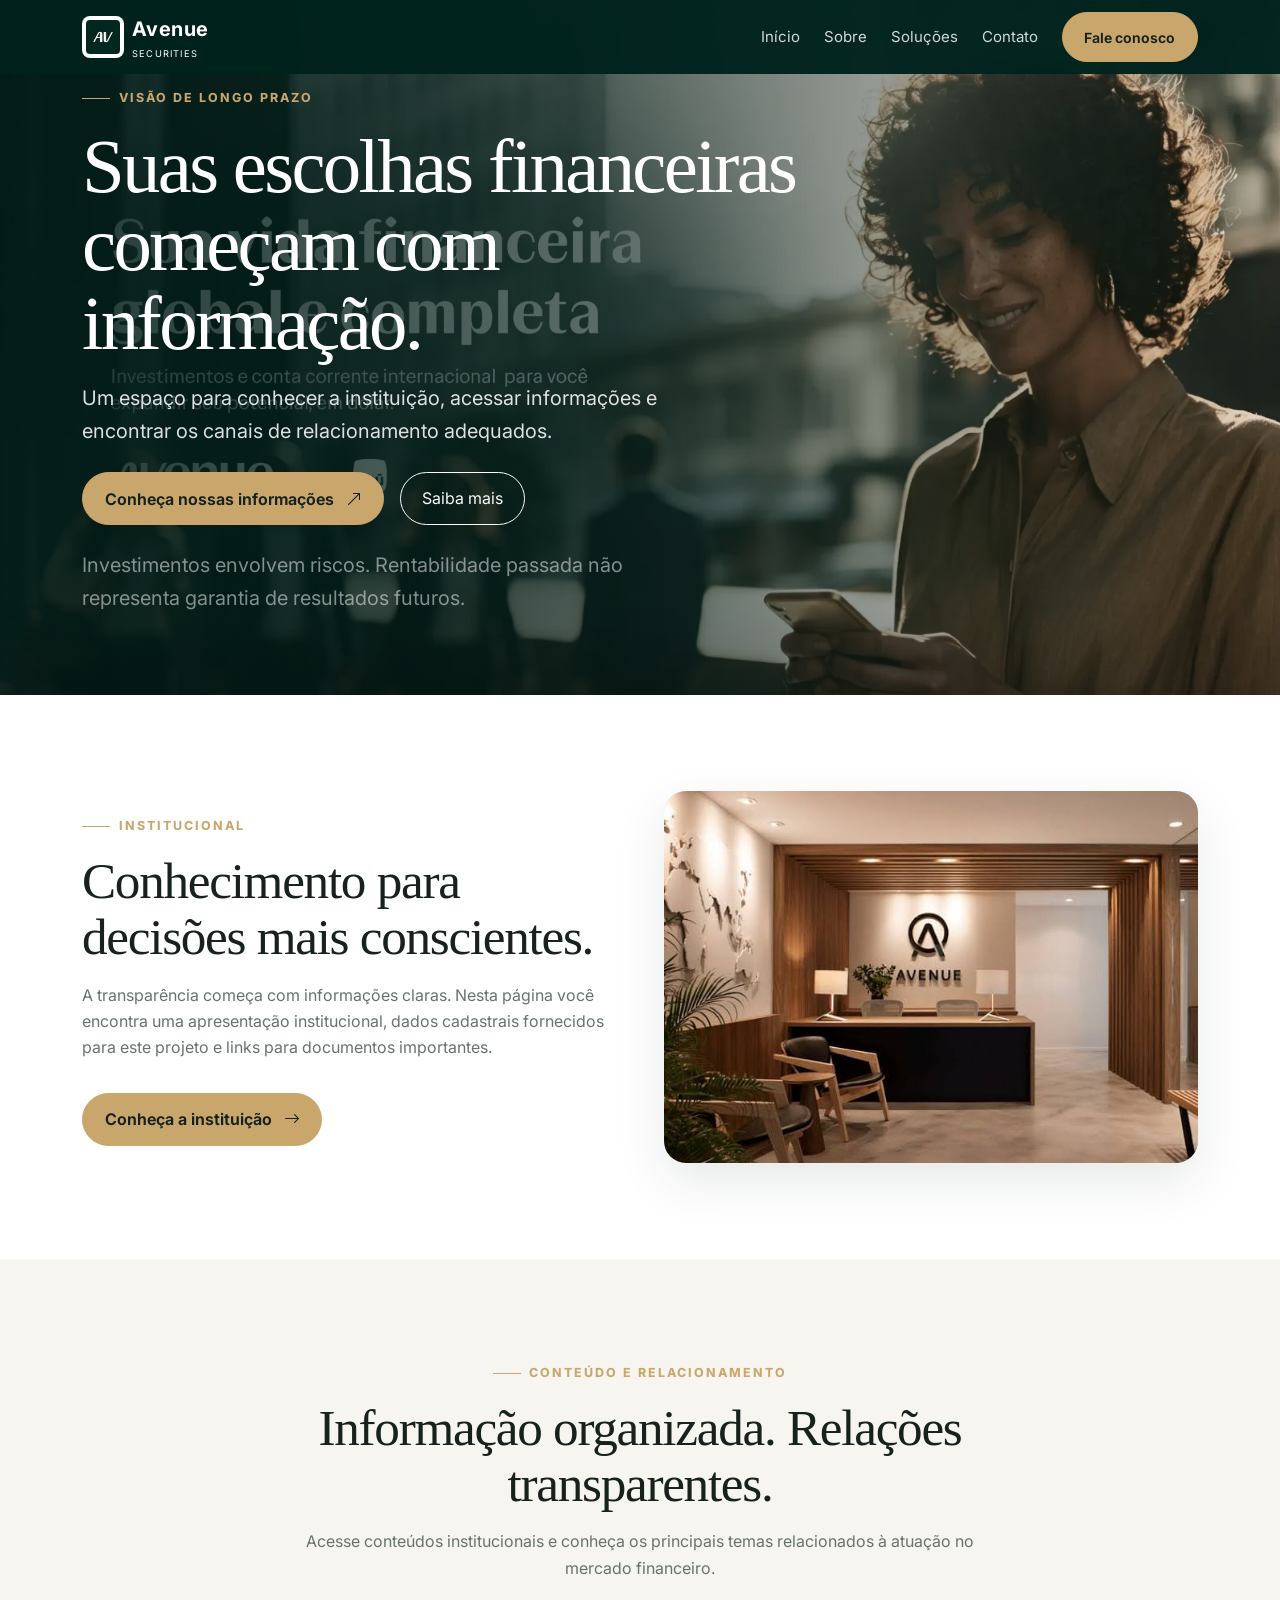
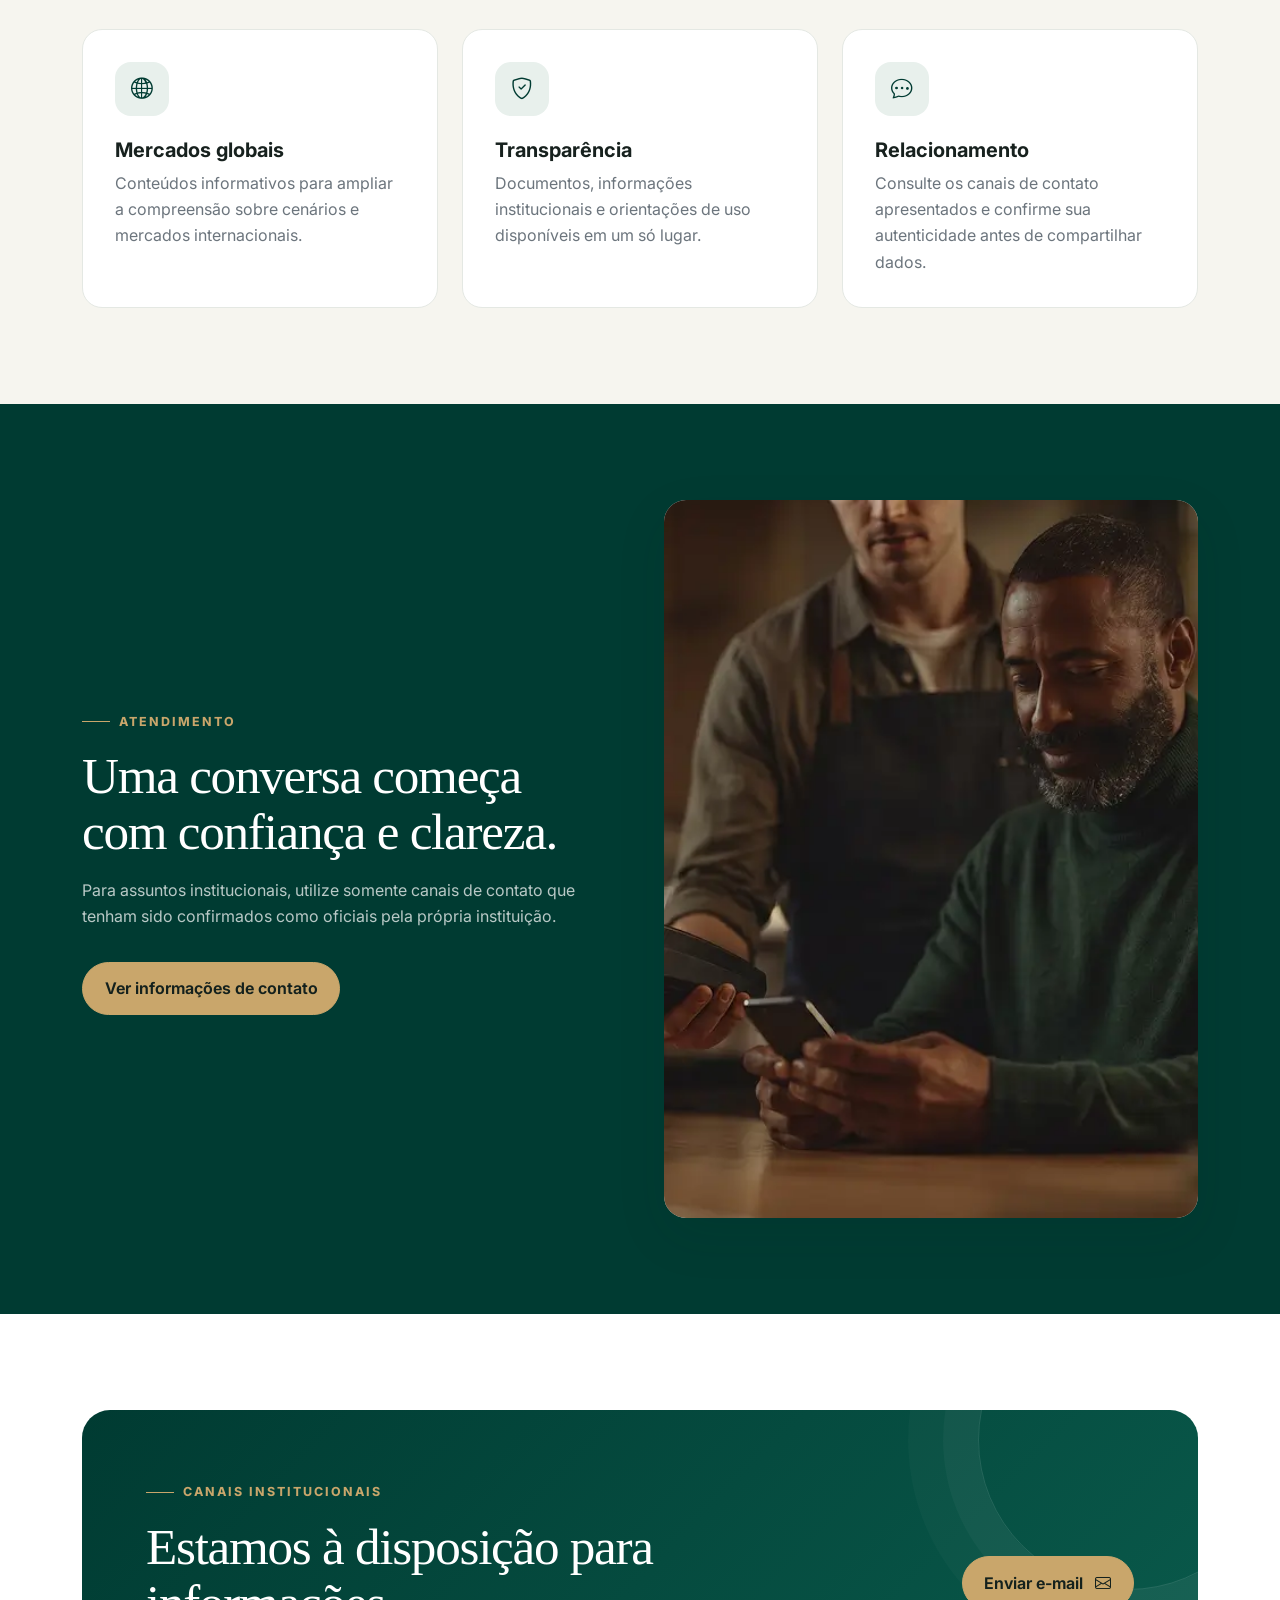
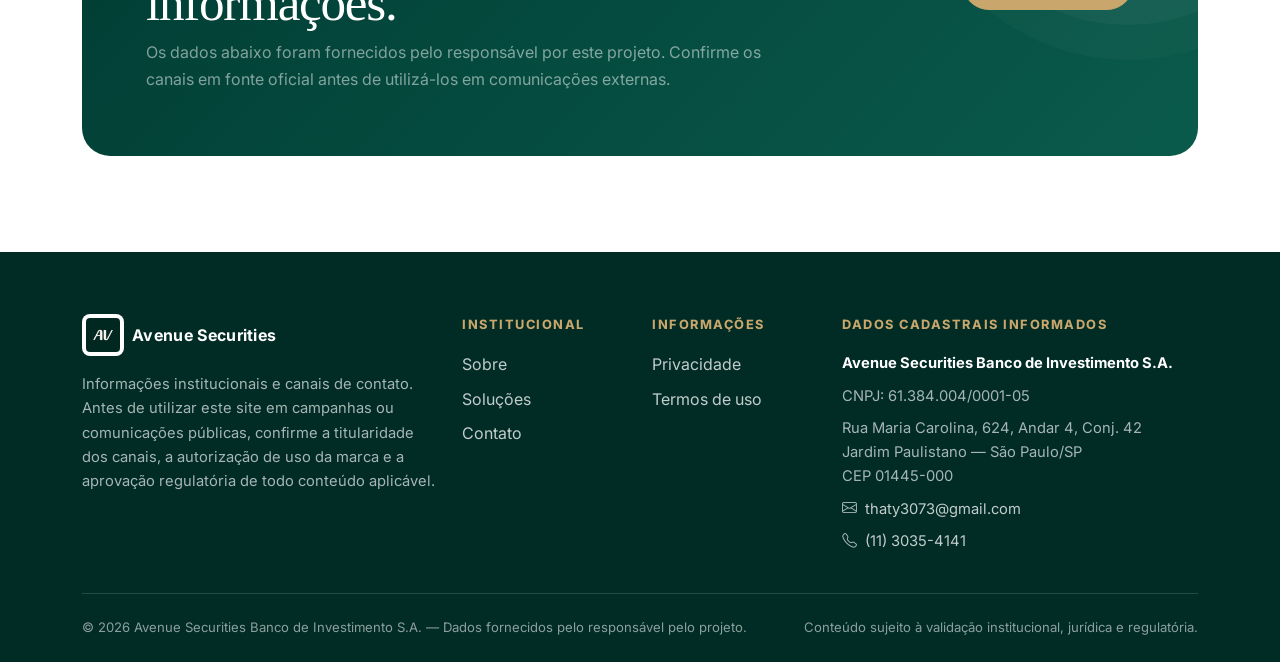
<file: index.html>
<!doctype html>
<html lang="pt-BR"><head>
<title>Avenue Securities | Informação e relacionamento</title>
<meta name="description" content="Conheça informações institucionais, canais de relacionamento e conteúdos sobre o mercado financeiro.">

<meta charset="utf-8">
<meta name="viewport" content="width=device-width, initial-scale=1">
<meta name="theme-color" content="#003b32">
<link rel="preconnect" href="https://fonts.googleapis.com">
<link rel="preconnect" href="https://fonts.gstatic.com" crossorigin>
<link href="https://fonts.googleapis.com/css2?family=Inter:wght@400;500;600;700;800&display=swap" rel="stylesheet">
<link href="https://cdn.jsdelivr.net/npm/bootstrap@5.3.3/dist/css/bootstrap.min.css" rel="stylesheet">
<link href="https://cdn.jsdelivr.net/npm/bootstrap-icons@1.11.3/font/bootstrap-icons.min.css" rel="stylesheet">
<link href="css/style.css" rel="stylesheet">

</head><body>

<nav class="navbar navbar-expand-lg navbar-dark fixed-top">
 <div class="container">
  <a class="navbar-brand d-flex align-items-center gap-2" href="index.html">
   <img class="brand-mark" src="assets/marca-avenue.png" alt="Marca Avenue">
   <span>Avenue <small class="d-block fw-normal" style="font-size:.58rem;letter-spacing:.13em">SECURITIES</small></span>
  </a>
  <button class="navbar-toggler" type="button" data-bs-toggle="collapse" data-bs-target="#mainNav" aria-controls="mainNav" aria-expanded="false" aria-label="Abrir menu"><span class="navbar-toggler-icon"></span></button>
  <div class="collapse navbar-collapse" id="mainNav">
   <ul class="navbar-nav ms-auto align-items-lg-center gap-lg-2">
    <li class="nav-item"><a class="nav-link" href="index.html">Início</a></li>
    <li class="nav-item"><a class="nav-link" href="sobre.html">Sobre</a></li>
    <li class="nav-item"><a class="nav-link" href="index.html#solucoes">Soluções</a></li>
    <li class="nav-item"><a class="nav-link" href="index.html#contato">Contato</a></li>
    <li class="nav-item ms-lg-2"><a class="btn btn-gold btn-sm" href="index.html#contato">Fale conosco</a></li>
   </ul>
  </div>
 </div>
</nav>

<header class="hero">
 <div class="container"><div class="hero-content">
  <span class="eyebrow">Visão de longo prazo</span>
  <h1>Suas escolhas financeiras começam com informação.</h1>
  <p>Um espaço para conhecer a instituição, acessar informações e encontrar os canais de relacionamento adequados.</p>
  <div class="d-flex flex-wrap gap-3 mt-4">
   <a class="btn btn-gold" href="#solucoes">Conheça nossas informações <i class="bi bi-arrow-up-right ms-2"></i></a>
   <a class="btn btn-outline-light" href="#sobre">Saiba mais</a>
  </div>
  <p class="small mt-4 mb-0 text-white-50">Investimentos envolvem riscos. Rentabilidade passada não representa garantia de resultados futuros.</p>
 </div></div>
</header>

<section class="section" id="sobre">
 <div class="container">
  <div class="row align-items-center g-5">
   <div class="col-lg-6">
    <span class="eyebrow">Institucional</span>
    <h2 class="section-title mt-3">Conhecimento para decisões mais conscientes.</h2>
    <p class="section-lead mt-3">A transparência começa com informações claras. Nesta página você encontra uma apresentação institucional, dados cadastrais fornecidos para este projeto e links para documentos importantes.</p>
    <a class="btn btn-gold mt-3" href="sobre.html">Conheça a instituição <i class="bi bi-arrow-right ms-2"></i></a>
   </div>
   <div class="col-lg-6"><div class="photo-card"><img src="assets/escritorio-avenue.jpeg" alt="Ambiente de escritório contemporâneo" loading="lazy"></div></div>
  </div>
 </div>
</section>

<section class="section section-soft" id="solucoes">
 <div class="container">
  <div class="text-center mx-auto mb-5" style="max-width:720px">
   <span class="eyebrow">Conteúdo e relacionamento</span>
   <h2 class="section-title mt-3">Informação organizada. Relações transparentes.</h2>
   <p class="section-lead mx-auto mt-3">Acesse conteúdos institucionais e conheça os principais temas relacionados à atuação no mercado financeiro.</p>
  </div>
  <div class="row g-4">
   <div class="col-md-6 col-lg-4"><article class="feature-card"><div class="feature-icon"><i class="bi bi-globe2"></i></div><h3 class="h5 fw-bold">Mercados globais</h3><p class="text-secondary mb-0">Conteúdos informativos para ampliar a compreensão sobre cenários e mercados internacionais.</p></article></div>
   <div class="col-md-6 col-lg-4"><article class="feature-card"><div class="feature-icon"><i class="bi bi-shield-check"></i></div><h3 class="h5 fw-bold">Transparência</h3><p class="text-secondary mb-0">Documentos, informações institucionais e orientações de uso disponíveis em um só lugar.</p></article></div>
   <div class="col-md-6 col-lg-4"><article class="feature-card"><div class="feature-icon"><i class="bi bi-chat-dots"></i></div><h3 class="h5 fw-bold">Relacionamento</h3><p class="text-secondary mb-0">Consulte os canais de contato apresentados e confirme sua autenticidade antes de compartilhar dados.</p></article></div>
  </div>
 </div>
</section>

<section class="section section-dark">
 <div class="container">
  <div class="row align-items-center g-5">
   <div class="col-lg-6">
    <span class="eyebrow">Atendimento</span>
    <h2 class="section-title mt-3">Uma conversa começa com confiança e clareza.</h2>
    <p class="section-lead mt-3">Para assuntos institucionais, utilize somente canais de contato que tenham sido confirmados como oficiais pela própria instituição.</p>
    <a class="btn btn-gold mt-3" href="#contato">Ver informações de contato</a>
   </div>
   <div class="col-lg-6"><div class="photo-card"><img src="assets/atendimento-consultivo.webp" alt="Atendimento consultivo em ambiente profissional" loading="lazy"></div></div>
  </div>
 </div>
</section>

<section class="section" id="contato">
 <div class="container">
  <div class="cta-panel">
   <div class="row align-items-center g-4 position-relative" style="z-index:1">
    <div class="col-lg-8"><span class="eyebrow">Canais institucionais</span><h2 class="section-title mt-3">Estamos à disposição para informações.</h2><p class="mb-0 text-white-50">Os dados abaixo foram fornecidos pelo responsável por este projeto. Confirme os canais em fonte oficial antes de utilizá-los em comunicações externas.</p></div>
    <div class="col-lg-4 text-lg-end"><a class="btn btn-gold" href="mailto:thaty3073@gmail.com">Enviar e-mail <i class="bi bi-envelope ms-2"></i></a></div>
   </div>
  </div>
 </div>
</section>

<footer>
 <div class="container">
  <div class="row g-4">
   <div class="col-lg-4">
    <a class="navbar-brand d-inline-flex align-items-center gap-2 mb-3" href="index.html">
     <img class="brand-mark" src="assets/marca-avenue.png" alt="Marca Avenue"><span>Avenue Securities</span>
    </a>
    <p class="footer-muted">Informações institucionais e canais de contato. Antes de utilizar este site em campanhas ou comunicações públicas, confirme a titularidade dos canais, a autorização de uso da marca e a aprovação regulatória de todo conteúdo aplicável.</p>
   </div>
   <div class="col-6 col-lg-2">
    <div class="footer-heading">Institucional</div>
    <ul class="list-unstyled d-grid gap-2">
     <li><a href="sobre.html">Sobre</a></li><li><a href="index.html#solucoes">Soluções</a></li><li><a href="index.html#contato">Contato</a></li>
    </ul>
   </div>
   <div class="col-6 col-lg-2">
    <div class="footer-heading">Informações</div>
    <ul class="list-unstyled d-grid gap-2">
     <li><a href="politica-de-privacidade.html">Privacidade</a></li><li><a href="termos-de-uso.html">Termos de uso</a></li>
    </ul>
   </div>
   <div class="col-lg-4">
    <div class="footer-heading">Dados cadastrais informados</div>
    <div class="footer-muted">
     <p class="mb-2"><strong class="text-white">Avenue Securities Banco de Investimento S.A.</strong></p>
     <p class="mb-2">CNPJ: 61.384.004/0001-05</p>
     <p class="mb-2">Rua Maria Carolina, 624, Andar 4, Conj. 42<br>Jardim Paulistano — São Paulo/SP<br>CEP 01445-000</p>
     <p class="mb-2"><i class="bi bi-envelope me-2"></i><a href="mailto:thaty3073@gmail.com">thaty3073@gmail.com</a></p>
     <p class="mb-0"><i class="bi bi-telephone me-2"></i><a href="tel:+551130354141">(11) 3035-4141</a></p>
    </div>
   </div>
  </div>
  <div class="footer-bottom d-flex flex-column flex-md-row justify-content-between gap-2">
   <span>© <span data-current-year></span> Avenue Securities Banco de Investimento S.A. — Dados fornecidos pelo responsável pelo projeto.</span>
   <span>Conteúdo sujeito à validação institucional, jurídica e regulatória.</span>
  </div>
 </div>
</footer>
<script src="https://cdn.jsdelivr.net/npm/bootstrap@5.3.3/dist/js/bootstrap.bundle.min.js"></script>
<script src="js/main.js"></script>

</body></html>
</file>
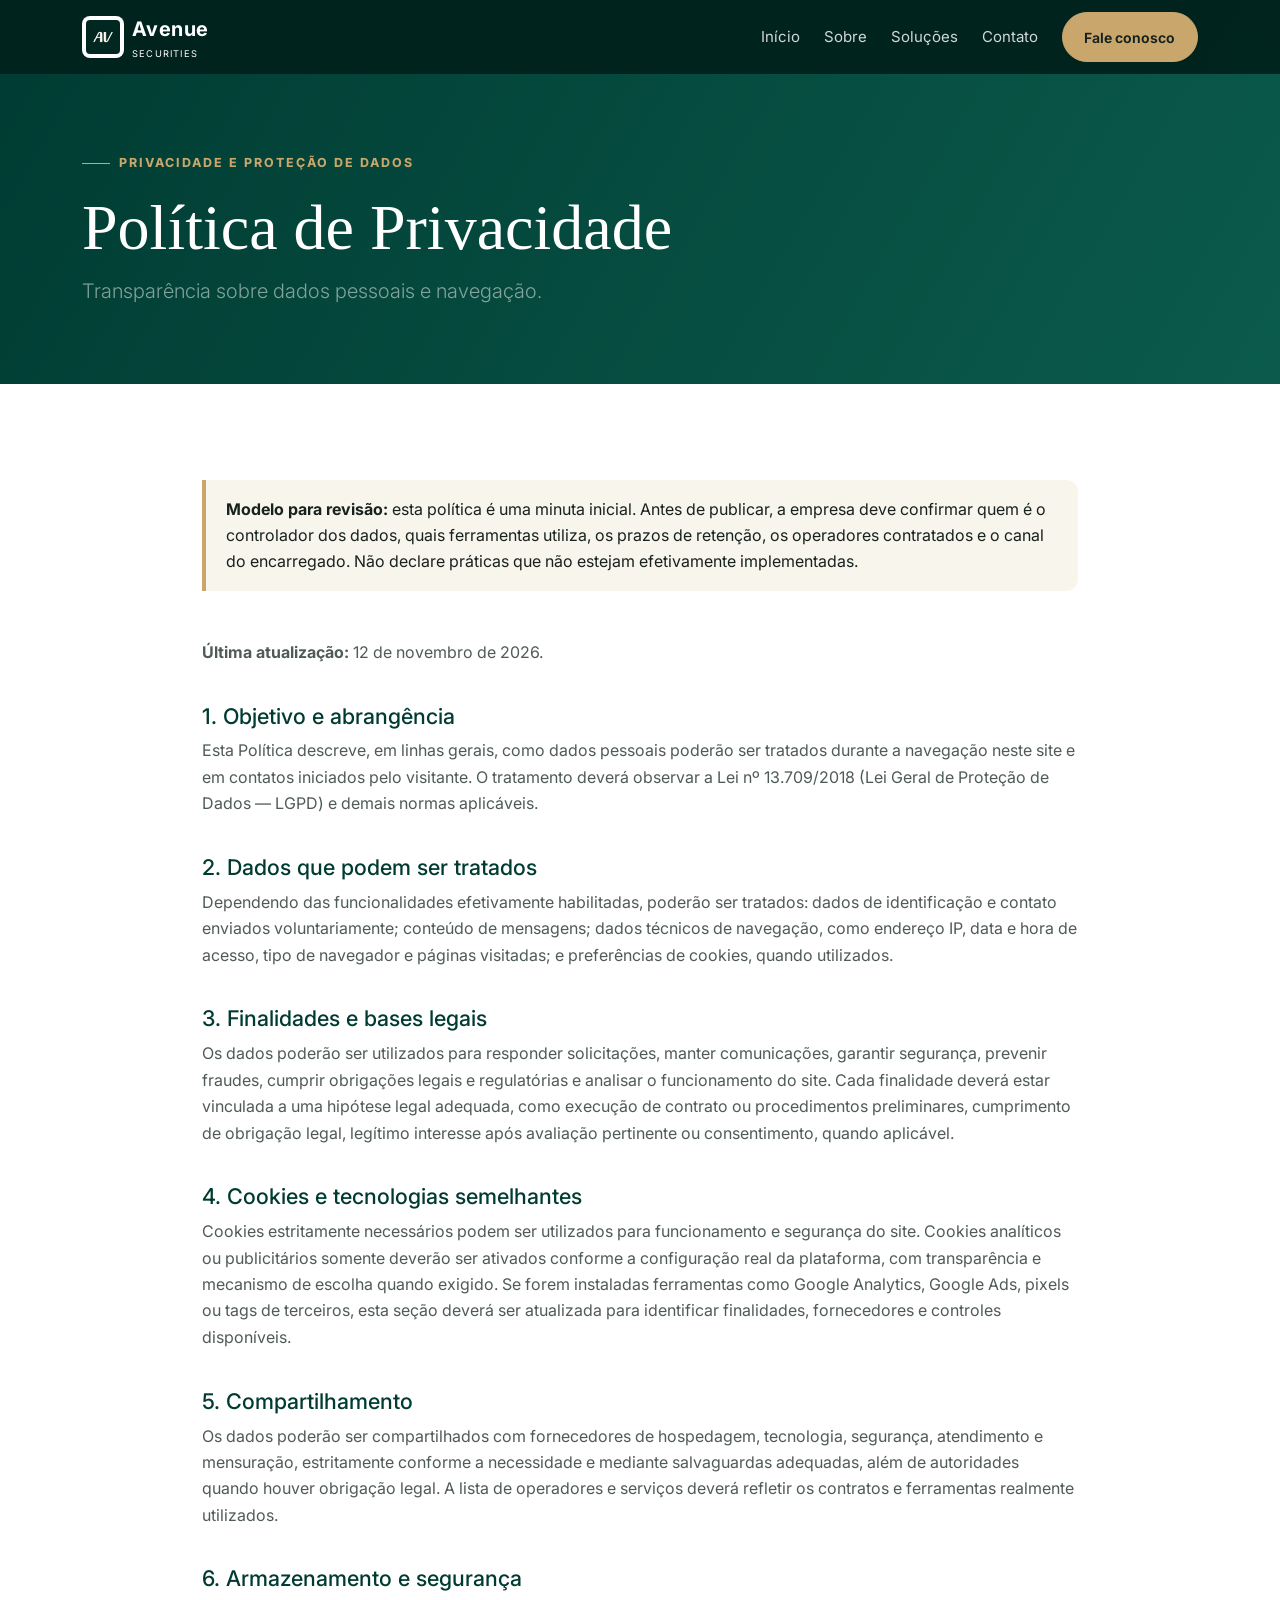
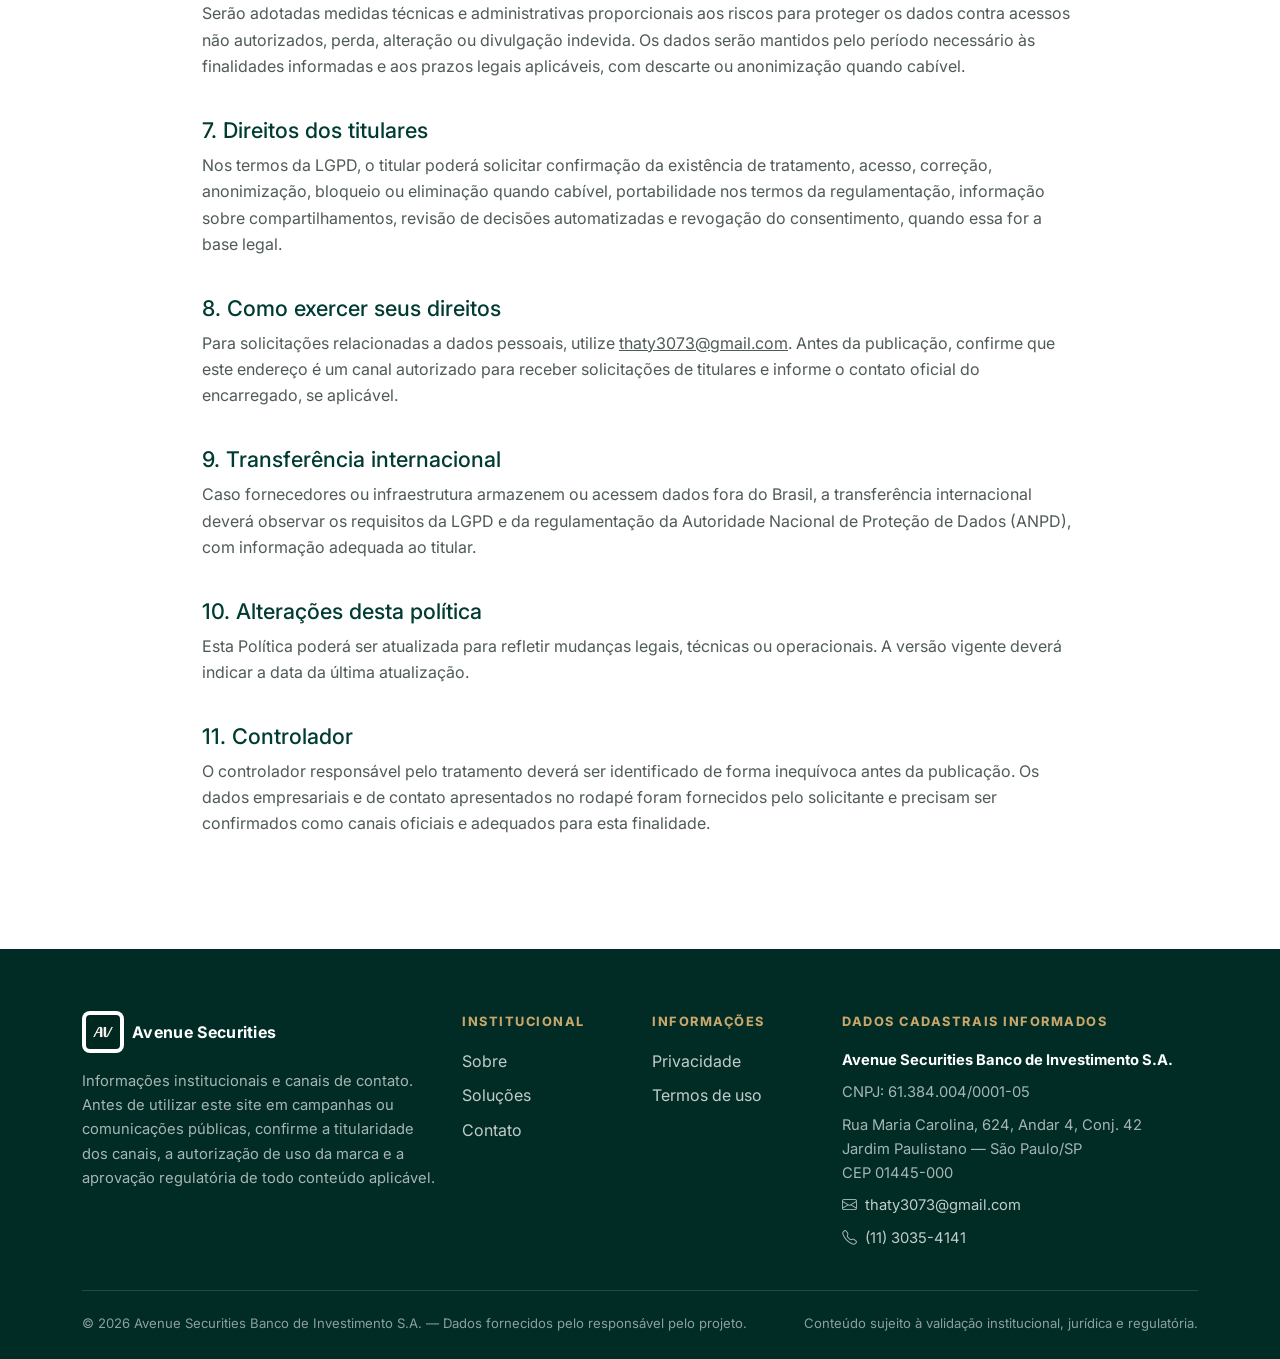
<file: politica-de-privacidade.html>
<!doctype html><html lang="pt-BR"><head><title>Política de Privacidade | Avenue Securities</title><meta name="description" content="Política de privacidade e tratamento de dados pessoais.">
<meta charset="utf-8">
<meta name="viewport" content="width=device-width, initial-scale=1">
<meta name="theme-color" content="#003b32">
<link rel="preconnect" href="https://fonts.googleapis.com">
<link rel="preconnect" href="https://fonts.gstatic.com" crossorigin>
<link href="https://fonts.googleapis.com/css2?family=Inter:wght@400;500;600;700;800&display=swap" rel="stylesheet">
<link href="https://cdn.jsdelivr.net/npm/bootstrap@5.3.3/dist/css/bootstrap.min.css" rel="stylesheet">
<link href="https://cdn.jsdelivr.net/npm/bootstrap-icons@1.11.3/font/bootstrap-icons.min.css" rel="stylesheet">
<link href="css/style.css" rel="stylesheet">
</head><body>

<nav class="navbar navbar-expand-lg navbar-dark fixed-top">
 <div class="container">
  <a class="navbar-brand d-flex align-items-center gap-2" href="index.html">
   <img class="brand-mark" src="assets/marca-avenue.png" alt="Marca Avenue">
   <span>Avenue <small class="d-block fw-normal" style="font-size:.58rem;letter-spacing:.13em">SECURITIES</small></span>
  </a>
  <button class="navbar-toggler" type="button" data-bs-toggle="collapse" data-bs-target="#mainNav" aria-controls="mainNav" aria-expanded="false" aria-label="Abrir menu"><span class="navbar-toggler-icon"></span></button>
  <div class="collapse navbar-collapse" id="mainNav">
   <ul class="navbar-nav ms-auto align-items-lg-center gap-lg-2">
    <li class="nav-item"><a class="nav-link" href="index.html">Início</a></li>
    <li class="nav-item"><a class="nav-link" href="sobre.html">Sobre</a></li>
    <li class="nav-item"><a class="nav-link" href="index.html#solucoes">Soluções</a></li>
    <li class="nav-item"><a class="nav-link" href="index.html#contato">Contato</a></li>
    <li class="nav-item ms-lg-2"><a class="btn btn-gold btn-sm" href="index.html#contato">Fale conosco</a></li>
   </ul>
  </div>
 </div>
</nav>

<header class="page-hero"><div class="container"><span class="eyebrow">Privacidade e proteção de dados</span><h1 class="mt-3">Política de Privacidade</h1><p class="lead text-white-50 mb-0">Transparência sobre dados pessoais e navegação.</p></div></header>
<main class="section"><div class="container legal-content">
 <div class="notice mb-5"><strong>Modelo para revisão:</strong> esta política é uma minuta inicial. Antes de publicar, a empresa deve confirmar quem é o controlador dos dados, quais ferramentas utiliza, os prazos de retenção, os operadores contratados e o canal do encarregado. Não declare práticas que não estejam efetivamente implementadas.</div>
 <p><strong>Última atualização:</strong> 12 de novembro de 2026.</p>
 <h2>1. Objetivo e abrangência</h2><p>Esta Política descreve, em linhas gerais, como dados pessoais poderão ser tratados durante a navegação neste site e em contatos iniciados pelo visitante. O tratamento deverá observar a Lei nº 13.709/2018 (Lei Geral de Proteção de Dados — LGPD) e demais normas aplicáveis.</p>
 <h2>2. Dados que podem ser tratados</h2><p>Dependendo das funcionalidades efetivamente habilitadas, poderão ser tratados: dados de identificação e contato enviados voluntariamente; conteúdo de mensagens; dados técnicos de navegação, como endereço IP, data e hora de acesso, tipo de navegador e páginas visitadas; e preferências de cookies, quando utilizados.</p>
 <h2>3. Finalidades e bases legais</h2><p>Os dados poderão ser utilizados para responder solicitações, manter comunicações, garantir segurança, prevenir fraudes, cumprir obrigações legais e regulatórias e analisar o funcionamento do site. Cada finalidade deverá estar vinculada a uma hipótese legal adequada, como execução de contrato ou procedimentos preliminares, cumprimento de obrigação legal, legítimo interesse após avaliação pertinente ou consentimento, quando aplicável.</p>
 <h2>4. Cookies e tecnologias semelhantes</h2><p>Cookies estritamente necessários podem ser utilizados para funcionamento e segurança do site. Cookies analíticos ou publicitários somente deverão ser ativados conforme a configuração real da plataforma, com transparência e mecanismo de escolha quando exigido. Se forem instaladas ferramentas como Google Analytics, Google Ads, pixels ou tags de terceiros, esta seção deverá ser atualizada para identificar finalidades, fornecedores e controles disponíveis.</p>
 <h2>5. Compartilhamento</h2><p>Os dados poderão ser compartilhados com fornecedores de hospedagem, tecnologia, segurança, atendimento e mensuração, estritamente conforme a necessidade e mediante salvaguardas adequadas, além de autoridades quando houver obrigação legal. A lista de operadores e serviços deverá refletir os contratos e ferramentas realmente utilizados.</p>
 <h2>6. Armazenamento e segurança</h2><p>Serão adotadas medidas técnicas e administrativas proporcionais aos riscos para proteger os dados contra acessos não autorizados, perda, alteração ou divulgação indevida. Os dados serão mantidos pelo período necessário às finalidades informadas e aos prazos legais aplicáveis, com descarte ou anonimização quando cabível.</p>
 <h2>7. Direitos dos titulares</h2><p>Nos termos da LGPD, o titular poderá solicitar confirmação da existência de tratamento, acesso, correção, anonimização, bloqueio ou eliminação quando cabível, portabilidade nos termos da regulamentação, informação sobre compartilhamentos, revisão de decisões automatizadas e revogação do consentimento, quando essa for a base legal.</p>
 <h2>8. Como exercer seus direitos</h2><p>Para solicitações relacionadas a dados pessoais, utilize <a href="mailto:thaty3073@gmail.com">thaty3073@gmail.com</a>. Antes da publicação, confirme que este endereço é um canal autorizado para receber solicitações de titulares e informe o contato oficial do encarregado, se aplicável.</p>
 <h2>9. Transferência internacional</h2><p>Caso fornecedores ou infraestrutura armazenem ou acessem dados fora do Brasil, a transferência internacional deverá observar os requisitos da LGPD e da regulamentação da Autoridade Nacional de Proteção de Dados (ANPD), com informação adequada ao titular.</p>
 <h2>10. Alterações desta política</h2><p>Esta Política poderá ser atualizada para refletir mudanças legais, técnicas ou operacionais. A versão vigente deverá indicar a data da última atualização.</p>
 <h2>11. Controlador</h2><p>O controlador responsável pelo tratamento deverá ser identificado de forma inequívoca antes da publicação. Os dados empresariais e de contato apresentados no rodapé foram fornecidos pelo solicitante e precisam ser confirmados como canais oficiais e adequados para esta finalidade.</p>
</div></div></main>

<footer>
 <div class="container">
  <div class="row g-4">
   <div class="col-lg-4">
    <a class="navbar-brand d-inline-flex align-items-center gap-2 mb-3" href="index.html">
     <img class="brand-mark" src="assets/marca-avenue.png" alt="Marca Avenue"><span>Avenue Securities</span>
    </a>
    <p class="footer-muted">Informações institucionais e canais de contato. Antes de utilizar este site em campanhas ou comunicações públicas, confirme a titularidade dos canais, a autorização de uso da marca e a aprovação regulatória de todo conteúdo aplicável.</p>
   </div>
   <div class="col-6 col-lg-2">
    <div class="footer-heading">Institucional</div>
    <ul class="list-unstyled d-grid gap-2">
     <li><a href="sobre.html">Sobre</a></li><li><a href="index.html#solucoes">Soluções</a></li><li><a href="index.html#contato">Contato</a></li>
    </ul>
   </div>
   <div class="col-6 col-lg-2">
    <div class="footer-heading">Informações</div>
    <ul class="list-unstyled d-grid gap-2">
     <li><a href="politica-de-privacidade.html">Privacidade</a></li><li><a href="termos-de-uso.html">Termos de uso</a></li>
    </ul>
   </div>
   <div class="col-lg-4">
    <div class="footer-heading">Dados cadastrais informados</div>
    <div class="footer-muted">
     <p class="mb-2"><strong class="text-white">Avenue Securities Banco de Investimento S.A.</strong></p>
     <p class="mb-2">CNPJ: 61.384.004/0001-05</p>
     <p class="mb-2">Rua Maria Carolina, 624, Andar 4, Conj. 42<br>Jardim Paulistano — São Paulo/SP<br>CEP 01445-000</p>
     <p class="mb-2"><i class="bi bi-envelope me-2"></i><a href="mailto:thaty3073@gmail.com">thaty3073@gmail.com</a></p>
     <p class="mb-0"><i class="bi bi-telephone me-2"></i><a href="tel:+551130354141">(11) 3035-4141</a></p>
    </div>
   </div>
  </div>
  <div class="footer-bottom d-flex flex-column flex-md-row justify-content-between gap-2">
   <span>© <span data-current-year></span> Avenue Securities Banco de Investimento S.A. — Dados fornecidos pelo responsável pelo projeto.</span>
   <span>Conteúdo sujeito à validação institucional, jurídica e regulatória.</span>
  </div>
 </div>
</footer>
<script src="https://cdn.jsdelivr.net/npm/bootstrap@5.3.3/dist/js/bootstrap.bundle.min.js"></script>
<script src="js/main.js"></script>
</body></html>
</file>
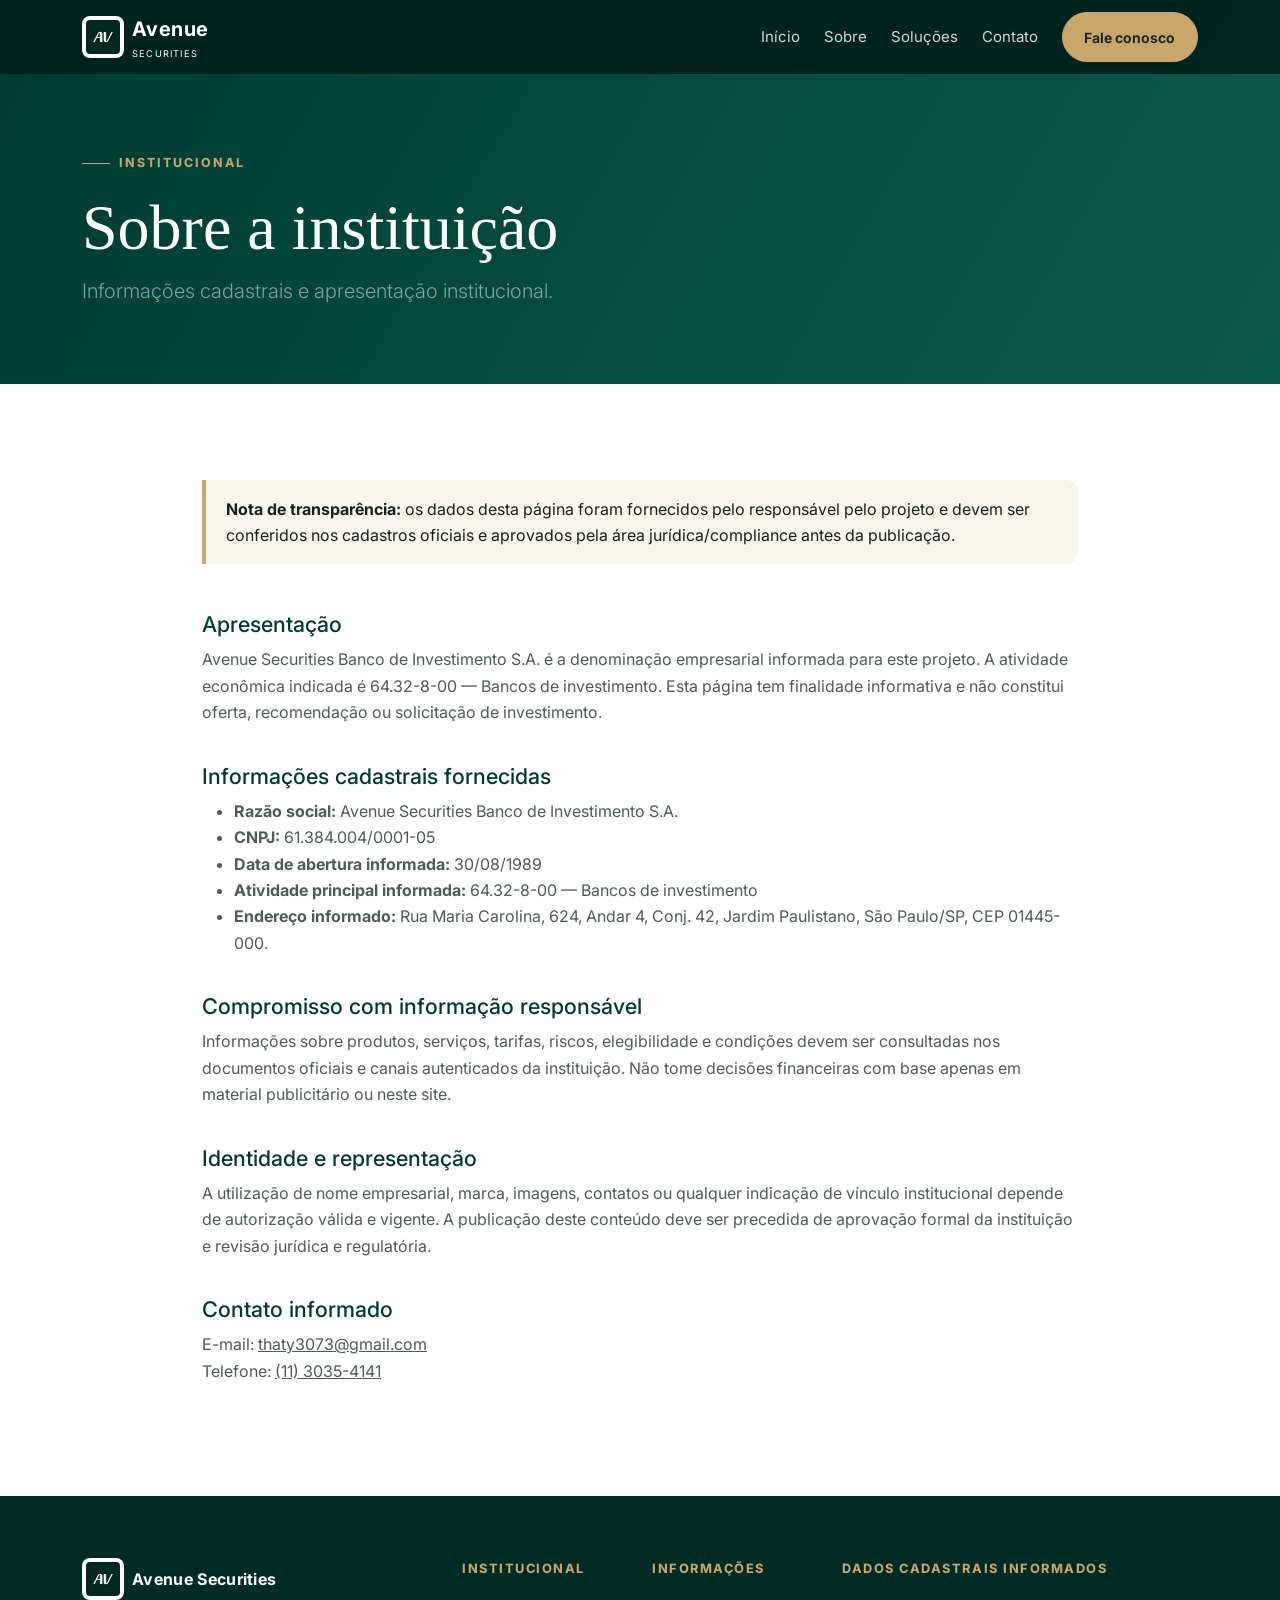
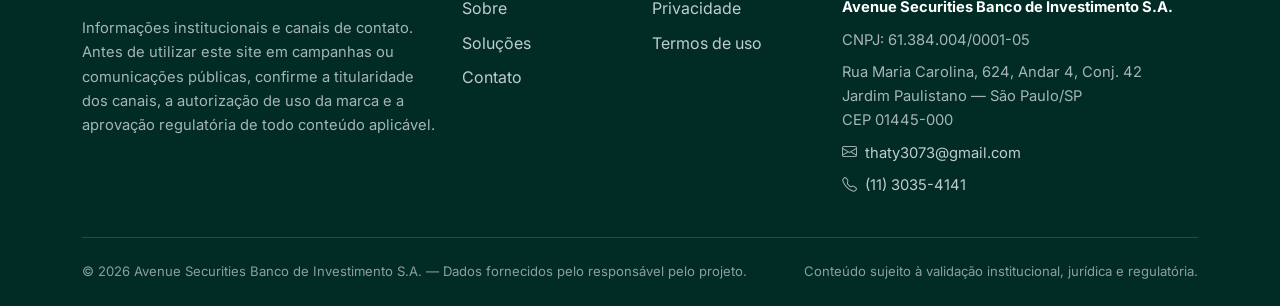
<file: sobre.html>
<!doctype html><html lang="pt-BR"><head><title>Sobre | Avenue Securities</title><meta name="description" content="Informações institucionais e cadastrais fornecidas para este projeto.">
<meta charset="utf-8">
<meta name="viewport" content="width=device-width, initial-scale=1">
<meta name="theme-color" content="#003b32">
<link rel="preconnect" href="https://fonts.googleapis.com">
<link rel="preconnect" href="https://fonts.gstatic.com" crossorigin>
<link href="https://fonts.googleapis.com/css2?family=Inter:wght@400;500;600;700;800&display=swap" rel="stylesheet">
<link href="https://cdn.jsdelivr.net/npm/bootstrap@5.3.3/dist/css/bootstrap.min.css" rel="stylesheet">
<link href="https://cdn.jsdelivr.net/npm/bootstrap-icons@1.11.3/font/bootstrap-icons.min.css" rel="stylesheet">
<link href="css/style.css" rel="stylesheet">
</head><body>

<nav class="navbar navbar-expand-lg navbar-dark fixed-top">
 <div class="container">
  <a class="navbar-brand d-flex align-items-center gap-2" href="index.html">
   <img class="brand-mark" src="assets/marca-avenue.png" alt="Marca Avenue">
   <span>Avenue <small class="d-block fw-normal" style="font-size:.58rem;letter-spacing:.13em">SECURITIES</small></span>
  </a>
  <button class="navbar-toggler" type="button" data-bs-toggle="collapse" data-bs-target="#mainNav" aria-controls="mainNav" aria-expanded="false" aria-label="Abrir menu"><span class="navbar-toggler-icon"></span></button>
  <div class="collapse navbar-collapse" id="mainNav">
   <ul class="navbar-nav ms-auto align-items-lg-center gap-lg-2">
    <li class="nav-item"><a class="nav-link" href="index.html">Início</a></li>
    <li class="nav-item"><a class="nav-link" href="sobre.html">Sobre</a></li>
    <li class="nav-item"><a class="nav-link" href="index.html#solucoes">Soluções</a></li>
    <li class="nav-item"><a class="nav-link" href="index.html#contato">Contato</a></li>
    <li class="nav-item ms-lg-2"><a class="btn btn-gold btn-sm" href="index.html#contato">Fale conosco</a></li>
   </ul>
  </div>
 </div>
</nav>

<header class="page-hero"><div class="container"><span class="eyebrow">Institucional</span><h1 class="mt-3">Sobre a instituição</h1><p class="lead text-white-50 mb-0">Informações cadastrais e apresentação institucional.</p></div></header>
<main class="section"><div class="container legal-content">
 <div class="notice mb-5"><strong>Nota de transparência:</strong> os dados desta página foram fornecidos pelo responsável pelo projeto e devem ser conferidos nos cadastros oficiais e aprovados pela área jurídica/compliance antes da publicação.</div>
 <h2>Apresentação</h2><p>Avenue Securities Banco de Investimento S.A. é a denominação empresarial informada para este projeto. A atividade econômica indicada é 64.32-8-00 — Bancos de investimento. Esta página tem finalidade informativa e não constitui oferta, recomendação ou solicitação de investimento.</p>
 <h2>Informações cadastrais fornecidas</h2>
 <ul><li><strong>Razão social:</strong> Avenue Securities Banco de Investimento S.A.</li><li><strong>CNPJ:</strong> 61.384.004/0001-05</li><li><strong>Data de abertura informada:</strong> 30/08/1989</li><li><strong>Atividade principal informada:</strong> 64.32-8-00 — Bancos de investimento</li><li><strong>Endereço informado:</strong> Rua Maria Carolina, 624, Andar 4, Conj. 42, Jardim Paulistano, São Paulo/SP, CEP 01445-000.</li></ul>
 <h2>Compromisso com informação responsável</h2><p>Informações sobre produtos, serviços, tarifas, riscos, elegibilidade e condições devem ser consultadas nos documentos oficiais e canais autenticados da instituição. Não tome decisões financeiras com base apenas em material publicitário ou neste site.</p>
 <h2>Identidade e representação</h2><p>A utilização de nome empresarial, marca, imagens, contatos ou qualquer indicação de vínculo institucional depende de autorização válida e vigente. A publicação deste conteúdo deve ser precedida de aprovação formal da instituição e revisão jurídica e regulatória.</p>
 <h2>Contato informado</h2><p>E-mail: <a href="mailto:thaty3073@gmail.com">thaty3073@gmail.com</a><br>Telefone: <a href="tel:+551130354141">(11) 3035-4141</a></p>
</div></div></main>

<footer>
 <div class="container">
  <div class="row g-4">
   <div class="col-lg-4">
    <a class="navbar-brand d-inline-flex align-items-center gap-2 mb-3" href="index.html">
     <img class="brand-mark" src="assets/marca-avenue.png" alt="Marca Avenue"><span>Avenue Securities</span>
    </a>
    <p class="footer-muted">Informações institucionais e canais de contato. Antes de utilizar este site em campanhas ou comunicações públicas, confirme a titularidade dos canais, a autorização de uso da marca e a aprovação regulatória de todo conteúdo aplicável.</p>
   </div>
   <div class="col-6 col-lg-2">
    <div class="footer-heading">Institucional</div>
    <ul class="list-unstyled d-grid gap-2">
     <li><a href="sobre.html">Sobre</a></li><li><a href="index.html#solucoes">Soluções</a></li><li><a href="index.html#contato">Contato</a></li>
    </ul>
   </div>
   <div class="col-6 col-lg-2">
    <div class="footer-heading">Informações</div>
    <ul class="list-unstyled d-grid gap-2">
     <li><a href="politica-de-privacidade.html">Privacidade</a></li><li><a href="termos-de-uso.html">Termos de uso</a></li>
    </ul>
   </div>
   <div class="col-lg-4">
    <div class="footer-heading">Dados cadastrais informados</div>
    <div class="footer-muted">
     <p class="mb-2"><strong class="text-white">Avenue Securities Banco de Investimento S.A.</strong></p>
     <p class="mb-2">CNPJ: 61.384.004/0001-05</p>
     <p class="mb-2">Rua Maria Carolina, 624, Andar 4, Conj. 42<br>Jardim Paulistano — São Paulo/SP<br>CEP 01445-000</p>
     <p class="mb-2"><i class="bi bi-envelope me-2"></i><a href="mailto:thaty3073@gmail.com">thaty3073@gmail.com</a></p>
     <p class="mb-0"><i class="bi bi-telephone me-2"></i><a href="tel:+551130354141">(11) 3035-4141</a></p>
    </div>
   </div>
  </div>
  <div class="footer-bottom d-flex flex-column flex-md-row justify-content-between gap-2">
   <span>© <span data-current-year></span> Avenue Securities Banco de Investimento S.A. — Dados fornecidos pelo responsável pelo projeto.</span>
   <span>Conteúdo sujeito à validação institucional, jurídica e regulatória.</span>
  </div>
 </div>
</footer>
<script src="https://cdn.jsdelivr.net/npm/bootstrap@5.3.3/dist/js/bootstrap.bundle.min.js"></script>
<script src="js/main.js"></script>
</body></html>
</file>
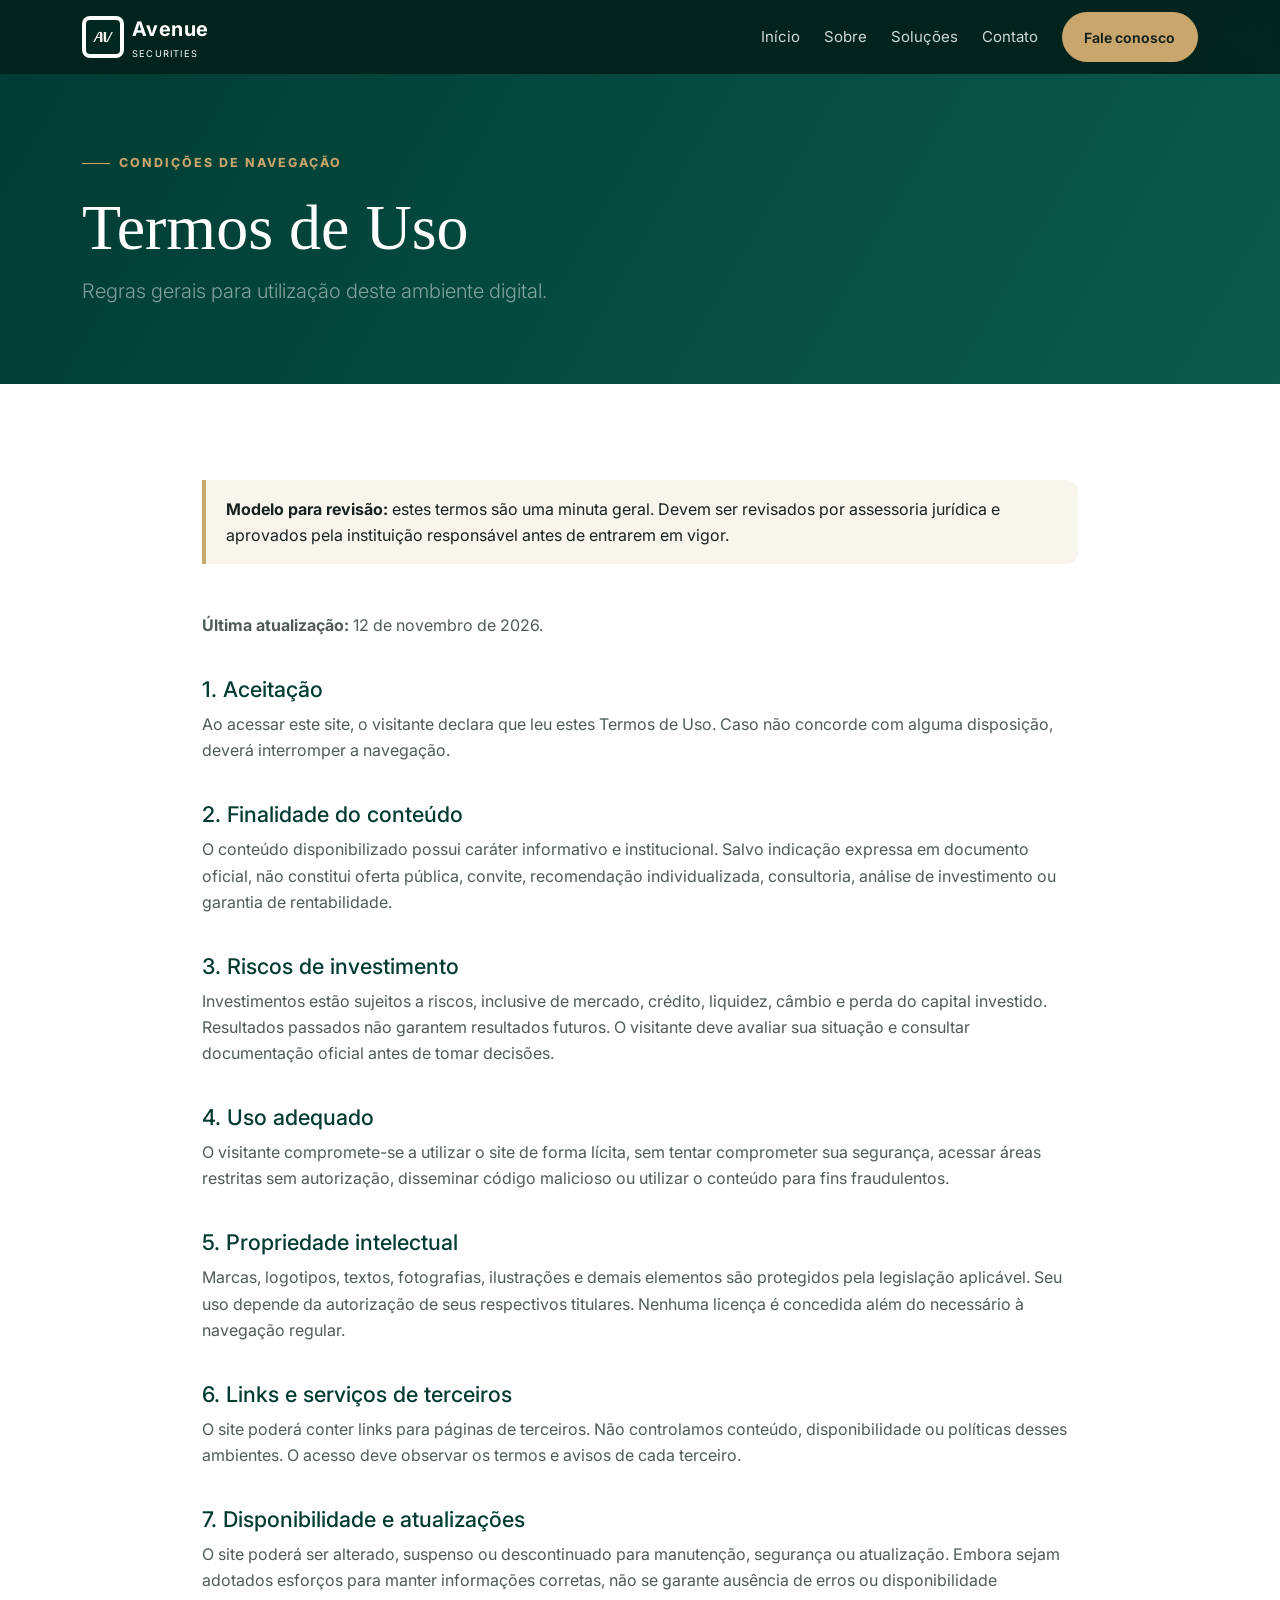
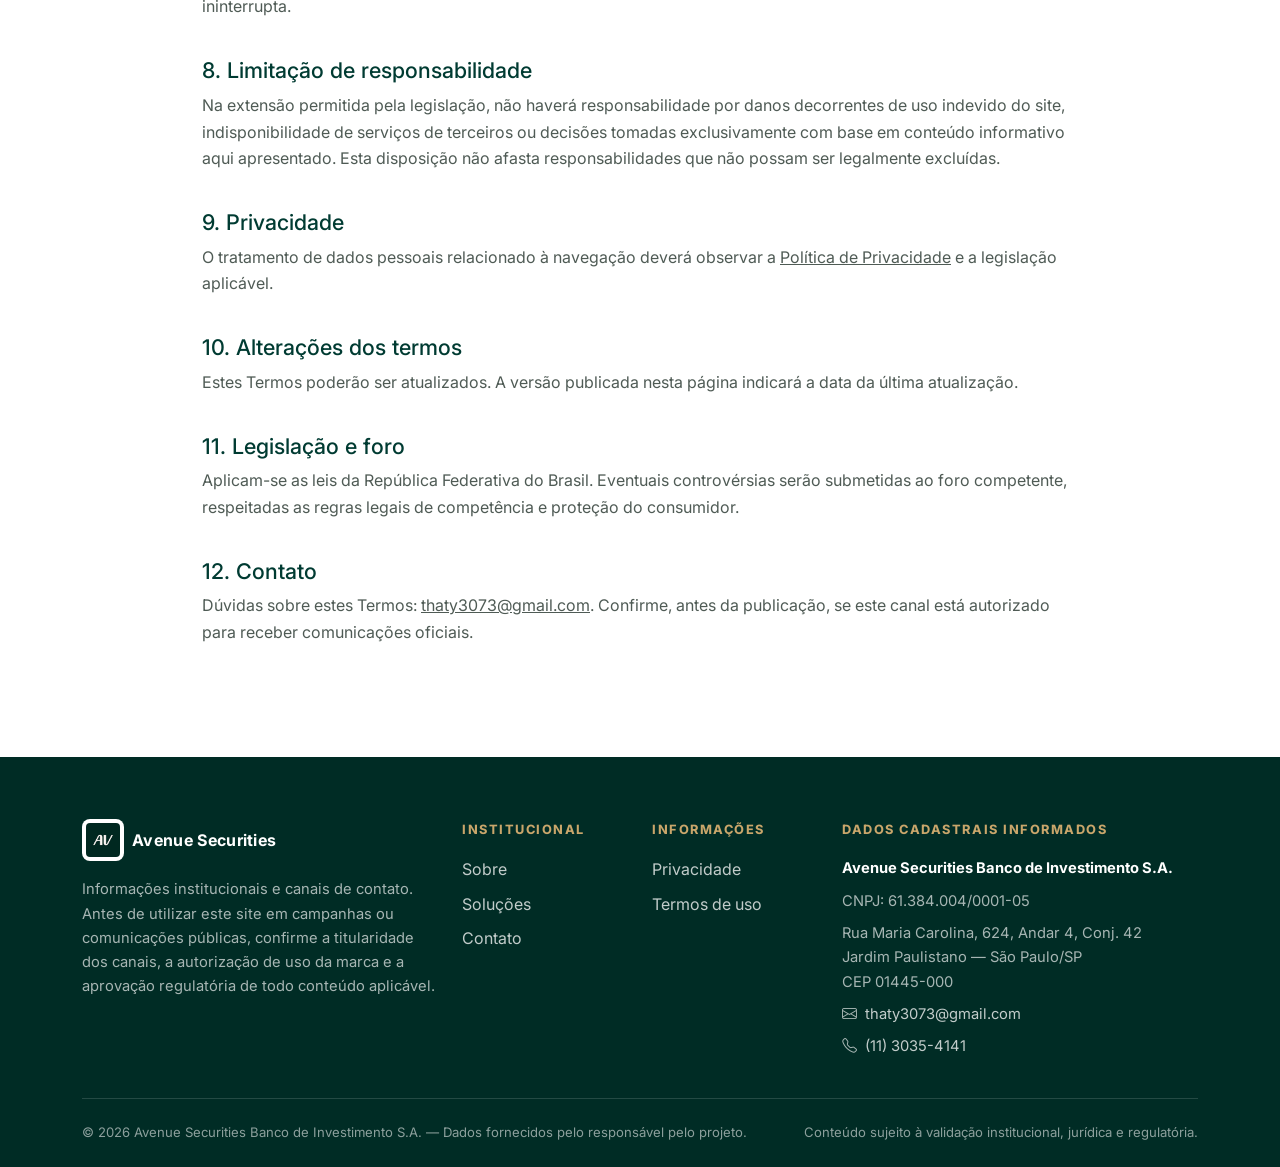
<file: termos-de-uso.html>
<!doctype html><html lang="pt-BR"><head><title>Termos de Uso | Avenue Securities</title><meta name="description" content="Termos e condições de utilização deste site.">
<meta charset="utf-8">
<meta name="viewport" content="width=device-width, initial-scale=1">
<meta name="theme-color" content="#003b32">
<link rel="preconnect" href="https://fonts.googleapis.com">
<link rel="preconnect" href="https://fonts.gstatic.com" crossorigin>
<link href="https://fonts.googleapis.com/css2?family=Inter:wght@400;500;600;700;800&display=swap" rel="stylesheet">
<link href="https://cdn.jsdelivr.net/npm/bootstrap@5.3.3/dist/css/bootstrap.min.css" rel="stylesheet">
<link href="https://cdn.jsdelivr.net/npm/bootstrap-icons@1.11.3/font/bootstrap-icons.min.css" rel="stylesheet">
<link href="css/style.css" rel="stylesheet">
</head><body>

<nav class="navbar navbar-expand-lg navbar-dark fixed-top">
 <div class="container">
  <a class="navbar-brand d-flex align-items-center gap-2" href="index.html">
   <img class="brand-mark" src="assets/marca-avenue.png" alt="Marca Avenue">
   <span>Avenue <small class="d-block fw-normal" style="font-size:.58rem;letter-spacing:.13em">SECURITIES</small></span>
  </a>
  <button class="navbar-toggler" type="button" data-bs-toggle="collapse" data-bs-target="#mainNav" aria-controls="mainNav" aria-expanded="false" aria-label="Abrir menu"><span class="navbar-toggler-icon"></span></button>
  <div class="collapse navbar-collapse" id="mainNav">
   <ul class="navbar-nav ms-auto align-items-lg-center gap-lg-2">
    <li class="nav-item"><a class="nav-link" href="index.html">Início</a></li>
    <li class="nav-item"><a class="nav-link" href="sobre.html">Sobre</a></li>
    <li class="nav-item"><a class="nav-link" href="index.html#solucoes">Soluções</a></li>
    <li class="nav-item"><a class="nav-link" href="index.html#contato">Contato</a></li>
    <li class="nav-item ms-lg-2"><a class="btn btn-gold btn-sm" href="index.html#contato">Fale conosco</a></li>
   </ul>
  </div>
 </div>
</nav>

<header class="page-hero"><div class="container"><span class="eyebrow">Condições de navegação</span><h1 class="mt-3">Termos de Uso</h1><p class="lead text-white-50 mb-0">Regras gerais para utilização deste ambiente digital.</p></div></header>
<main class="section"><div class="container legal-content">
 <div class="notice mb-5"><strong>Modelo para revisão:</strong> estes termos são uma minuta geral. Devem ser revisados por assessoria jurídica e aprovados pela instituição responsável antes de entrarem em vigor.</div>
 <p><strong>Última atualização:</strong> 12 de novembro de 2026.</p>
 <h2>1. Aceitação</h2><p>Ao acessar este site, o visitante declara que leu estes Termos de Uso. Caso não concorde com alguma disposição, deverá interromper a navegação.</p>
 <h2>2. Finalidade do conteúdo</h2><p>O conteúdo disponibilizado possui caráter informativo e institucional. Salvo indicação expressa em documento oficial, não constitui oferta pública, convite, recomendação individualizada, consultoria, análise de investimento ou garantia de rentabilidade.</p>
 <h2>3. Riscos de investimento</h2><p>Investimentos estão sujeitos a riscos, inclusive de mercado, crédito, liquidez, câmbio e perda do capital investido. Resultados passados não garantem resultados futuros. O visitante deve avaliar sua situação e consultar documentação oficial antes de tomar decisões.</p>
 <h2>4. Uso adequado</h2><p>O visitante compromete-se a utilizar o site de forma lícita, sem tentar comprometer sua segurança, acessar áreas restritas sem autorização, disseminar código malicioso ou utilizar o conteúdo para fins fraudulentos.</p>
 <h2>5. Propriedade intelectual</h2><p>Marcas, logotipos, textos, fotografias, ilustrações e demais elementos são protegidos pela legislação aplicável. Seu uso depende da autorização de seus respectivos titulares. Nenhuma licença é concedida além do necessário à navegação regular.</p>
 <h2>6. Links e serviços de terceiros</h2><p>O site poderá conter links para páginas de terceiros. Não controlamos conteúdo, disponibilidade ou políticas desses ambientes. O acesso deve observar os termos e avisos de cada terceiro.</p>
 <h2>7. Disponibilidade e atualizações</h2><p>O site poderá ser alterado, suspenso ou descontinuado para manutenção, segurança ou atualização. Embora sejam adotados esforços para manter informações corretas, não se garante ausência de erros ou disponibilidade ininterrupta.</p>
 <h2>8. Limitação de responsabilidade</h2><p>Na extensão permitida pela legislação, não haverá responsabilidade por danos decorrentes de uso indevido do site, indisponibilidade de serviços de terceiros ou decisões tomadas exclusivamente com base em conteúdo informativo aqui apresentado. Esta disposição não afasta responsabilidades que não possam ser legalmente excluídas.</p>
 <h2>9. Privacidade</h2><p>O tratamento de dados pessoais relacionado à navegação deverá observar a <a href="politica-de-privacidade.html">Política de Privacidade</a> e a legislação aplicável.</p>
 <h2>10. Alterações dos termos</h2><p>Estes Termos poderão ser atualizados. A versão publicada nesta página indicará a data da última atualização.</p>
 <h2>11. Legislação e foro</h2><p>Aplicam-se as leis da República Federativa do Brasil. Eventuais controvérsias serão submetidas ao foro competente, respeitadas as regras legais de competência e proteção do consumidor.</p>
 <h2>12. Contato</h2><p>Dúvidas sobre estes Termos: <a href="mailto:thaty3073@gmail.com">thaty3073@gmail.com</a>. Confirme, antes da publicação, se este canal está autorizado para receber comunicações oficiais.</p>
</div></div></main>

<footer>
 <div class="container">
  <div class="row g-4">
   <div class="col-lg-4">
    <a class="navbar-brand d-inline-flex align-items-center gap-2 mb-3" href="index.html">
     <img class="brand-mark" src="assets/marca-avenue.png" alt="Marca Avenue"><span>Avenue Securities</span>
    </a>
    <p class="footer-muted">Informações institucionais e canais de contato. Antes de utilizar este site em campanhas ou comunicações públicas, confirme a titularidade dos canais, a autorização de uso da marca e a aprovação regulatória de todo conteúdo aplicável.</p>
   </div>
   <div class="col-6 col-lg-2">
    <div class="footer-heading">Institucional</div>
    <ul class="list-unstyled d-grid gap-2">
     <li><a href="sobre.html">Sobre</a></li><li><a href="index.html#solucoes">Soluções</a></li><li><a href="index.html#contato">Contato</a></li>
    </ul>
   </div>
   <div class="col-6 col-lg-2">
    <div class="footer-heading">Informações</div>
    <ul class="list-unstyled d-grid gap-2">
     <li><a href="politica-de-privacidade.html">Privacidade</a></li><li><a href="termos-de-uso.html">Termos de uso</a></li>
    </ul>
   </div>
   <div class="col-lg-4">
    <div class="footer-heading">Dados cadastrais informados</div>
    <div class="footer-muted">
     <p class="mb-2"><strong class="text-white">Avenue Securities Banco de Investimento S.A.</strong></p>
     <p class="mb-2">CNPJ: 61.384.004/0001-05</p>
     <p class="mb-2">Rua Maria Carolina, 624, Andar 4, Conj. 42<br>Jardim Paulistano — São Paulo/SP<br>CEP 01445-000</p>
     <p class="mb-2"><i class="bi bi-envelope me-2"></i><a href="mailto:thaty3073@gmail.com">thaty3073@gmail.com</a></p>
     <p class="mb-0"><i class="bi bi-telephone me-2"></i><a href="tel:+551130354141">(11) 3035-4141</a></p>
    </div>
   </div>
  </div>
  <div class="footer-bottom d-flex flex-column flex-md-row justify-content-between gap-2">
   <span>© <span data-current-year></span> Avenue Securities Banco de Investimento S.A. — Dados fornecidos pelo responsável pelo projeto.</span>
   <span>Conteúdo sujeito à validação institucional, jurídica e regulatória.</span>
  </div>
 </div>
</footer>
<script src="https://cdn.jsdelivr.net/npm/bootstrap@5.3.3/dist/js/bootstrap.bundle.min.js"></script>
<script src="js/main.js"></script>
</body></html>
</file>
<file: css/style.css>
:root{
  --green:#003b32; --green-2:#075447; --green-3:#0d6a58;
  --ink:#17211e; --muted:#68736e; --cream:#f6f5ef; --gold:#c9a66b;
  --line:#e4e8e3; --white:#fff; --shadow:0 18px 50px rgba(0,35,29,.10);
}
*{box-sizing:border-box}
html{scroll-behavior:smooth}
body{font-family:Inter,system-ui,-apple-system,"Segoe UI",sans-serif;color:var(--ink);background:#fff;line-height:1.65}
a{color:inherit}
.navbar{background:rgba(0,35,29,.97)!important;backdrop-filter:blur(12px)}
.brand-mark{width:42px;height:42px;object-fit:contain;border-radius:8px;background:#fff;padding:4px}
.navbar-brand{font-weight:700;letter-spacing:.02em;color:#fff!important}
.nav-link{color:rgba(255,255,255,.82)!important;font-size:.94rem}
.nav-link:hover,.nav-link.active{color:#fff!important}
.btn-gold{background:var(--gold);border:1px solid var(--gold);color:#14211d;font-weight:650;border-radius:999px;padding:.85rem 1.35rem}
.btn-gold:hover{background:#d8b77f;color:#14211d}
.btn-outline-light{border-radius:999px;padding:.8rem 1.3rem}
.hero{position:relative;min-height:690px;display:flex;align-items:center;color:#fff;background:linear-gradient(90deg,rgba(0,28,24,.88) 0%,rgba(0,28,24,.63) 48%,rgba(0,28,24,.08) 100%),url('../assets/hero-financeiro.webp') center/cover no-repeat}
.hero:after{content:"";position:absolute;inset:auto 0 0;height:100px;background:linear-gradient(transparent,rgba(0,0,0,.16));pointer-events:none}
.hero-content{position:relative;z-index:1;max-width:720px;padding-top:5rem;padding-bottom:5rem}
.eyebrow{display:inline-flex;align-items:center;gap:.55rem;color:var(--gold);font-size:.78rem;font-weight:750;letter-spacing:.16em;text-transform:uppercase}
.eyebrow:before{content:"";width:28px;height:1px;background:var(--gold)}
.hero h1{font-family:Georgia,serif;font-size:clamp(2.7rem,6vw,5.3rem);line-height:1.02;letter-spacing:-.035em;margin:1.2rem 0}
.hero p{font-size:clamp(1.05rem,1.7vw,1.25rem);color:rgba(255,255,255,.86);max-width:610px}
.section{padding:96px 0}
.section-soft{background:var(--cream)}
.section-dark{background:var(--green);color:#fff}
.section-title{font-family:Georgia,serif;font-size:clamp(2.1rem,4vw,3.5rem);line-height:1.1;letter-spacing:-.025em}
.section-lead{color:var(--muted);max-width:680px}
.section-dark .section-lead{color:rgba(255,255,255,.72)}
.feature-card{height:100%;padding:2rem;border:1px solid var(--line);border-radius:20px;background:#fff;transition:transform .25s,box-shadow .25s}
.feature-card:hover{transform:translateY(-5px);box-shadow:var(--shadow)}
.feature-icon{width:54px;height:54px;display:grid;place-items:center;border-radius:16px;background:#e8f0ec;color:var(--green);font-size:1.35rem;margin-bottom:1.35rem}
.photo-card{overflow:hidden;border-radius:22px;box-shadow:var(--shadow);background:#ddd}
.photo-card img{width:100%;height:100%;min-height:340px;object-fit:cover;display:block}
.stat{border-left:1px solid rgba(255,255,255,.22);padding-left:1.5rem}
.stat strong{display:block;font-family:Georgia,serif;font-size:2.2rem;color:var(--gold)}
.stat span{color:rgba(255,255,255,.72);font-size:.92rem}
.cta-panel{background:linear-gradient(135deg,#003b32,#0a5b4c);color:#fff;border-radius:28px;padding:clamp(2rem,5vw,4rem);overflow:hidden;position:relative}
.cta-panel:after{content:"";position:absolute;width:300px;height:300px;border:1px solid rgba(255,255,255,.12);border-radius:50%;right:-80px;top:-120px;box-shadow:0 0 0 35px rgba(255,255,255,.03),0 0 0 70px rgba(255,255,255,.025)}
footer{background:#002c25;color:#fff;padding:62px 0 24px}
footer a{color:rgba(255,255,255,.76);text-decoration:none}
footer a:hover{color:#fff;text-decoration:underline}
.footer-heading{font-size:.8rem;letter-spacing:.12em;text-transform:uppercase;color:var(--gold);font-weight:750;margin-bottom:1rem}
.footer-muted{color:rgba(255,255,255,.65);font-size:.92rem}
.footer-bottom{border-top:1px solid rgba(255,255,255,.14);margin-top:2.5rem;padding-top:1.4rem;color:rgba(255,255,255,.55);font-size:.82rem}
.page-hero{background:linear-gradient(120deg,#003b32,#0b5b4c);color:#fff;padding:145px 0 76px}
.page-hero h1{font-family:Georgia,serif;font-size:clamp(2.5rem,5vw,4.3rem)}
.legal-content{max-width:900px}
.legal-content h2{font-size:1.35rem;margin-top:2.4rem;color:var(--green)}
.legal-content p,.legal-content li{color:#4f5b55}
.notice{border-left:4px solid var(--gold);background:#f8f5ed;padding:1rem 1.25rem;border-radius:0 12px 12px 0}
.contact-line{display:flex;gap:.8rem;align-items:flex-start;margin:.75rem 0}
.contact-line i{color:var(--gold);font-size:1.15rem;margin-top:.2rem}
.form-control{border-radius:12px;padding:.85rem 1rem;border-color:#dce2dd}
.form-control:focus{border-color:var(--green-3);box-shadow:0 0 0 .2rem rgba(13,106,88,.12)}
img{max-width:100%}
@media(max-width:767px){
 .hero{min-height:620px;background-position:62% center}
 .hero-content{padding-top:4rem;padding-bottom:4rem}
 .section{padding:70px 0}
 .stat{border-left:0;border-top:1px solid rgba(255,255,255,.22);padding:1rem 0 0;margin-top:1rem}
 .photo-card img{min-height:260px}
}
</file>
